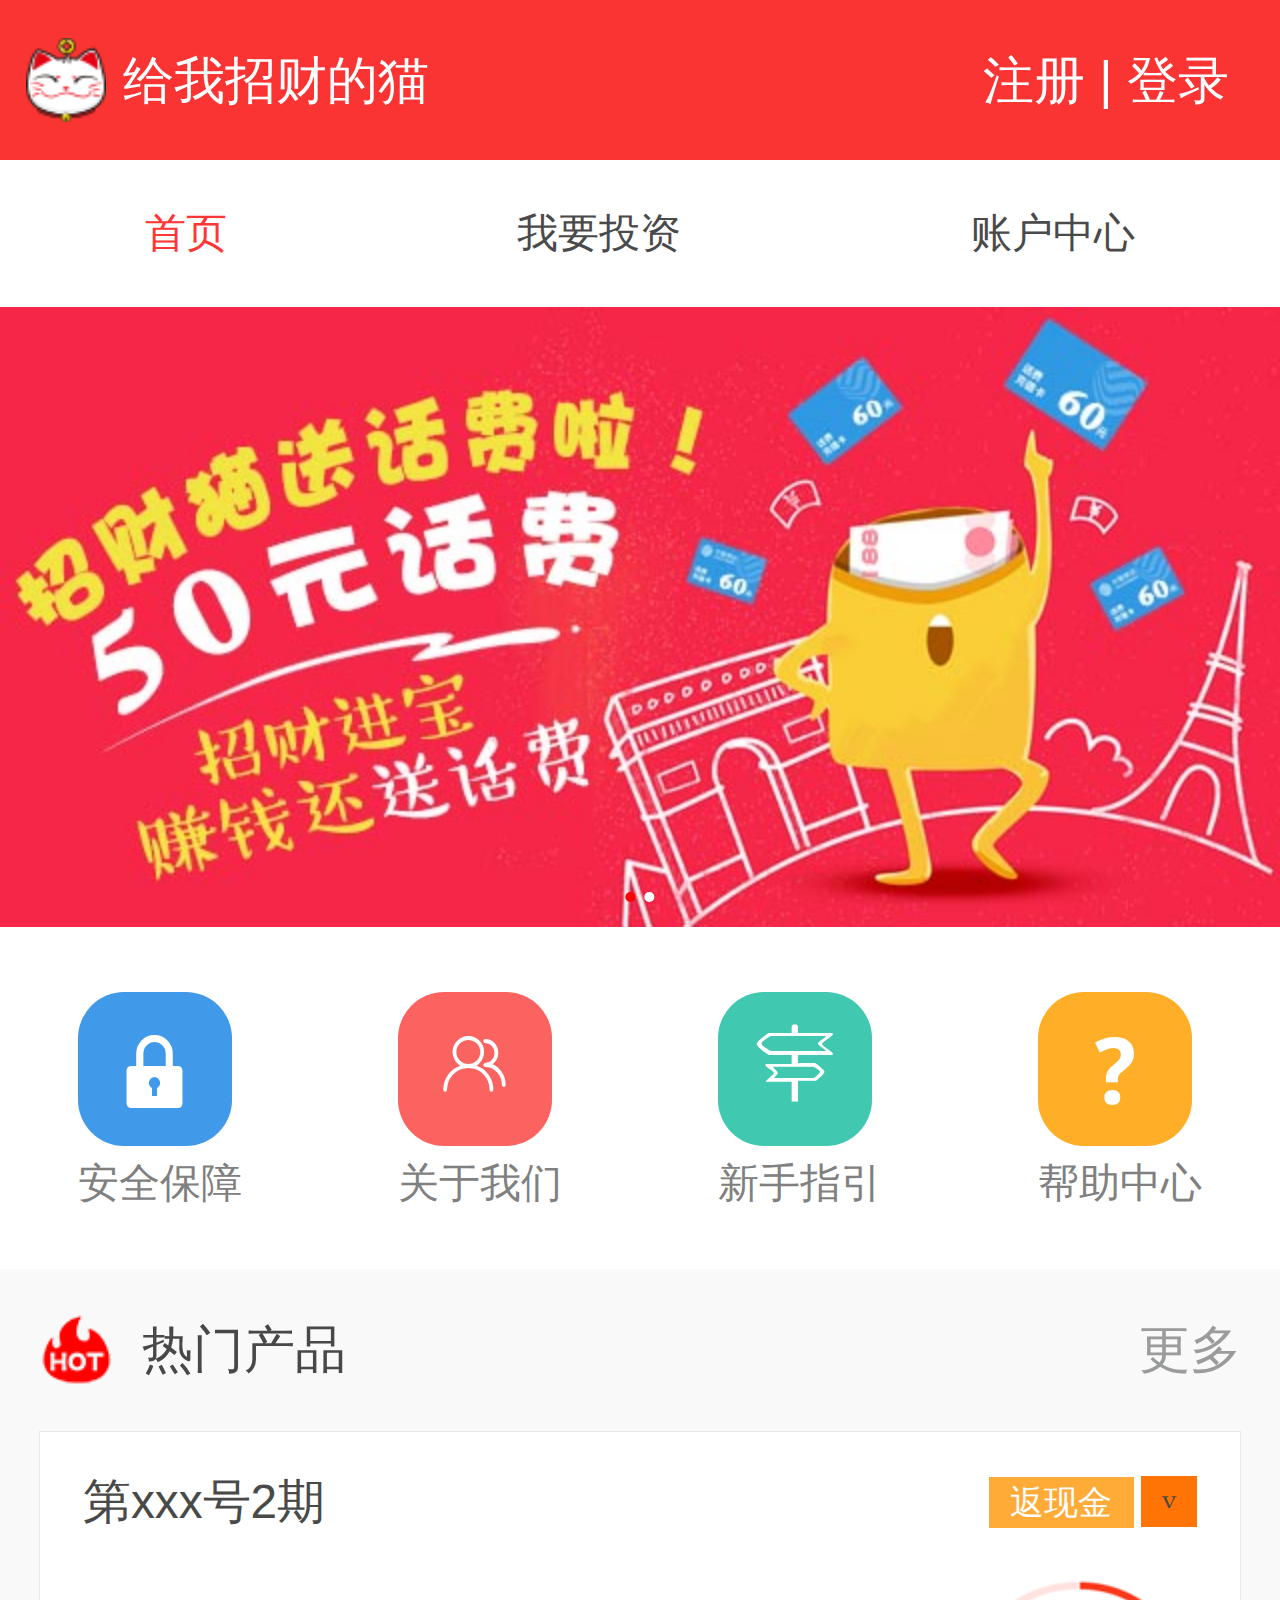
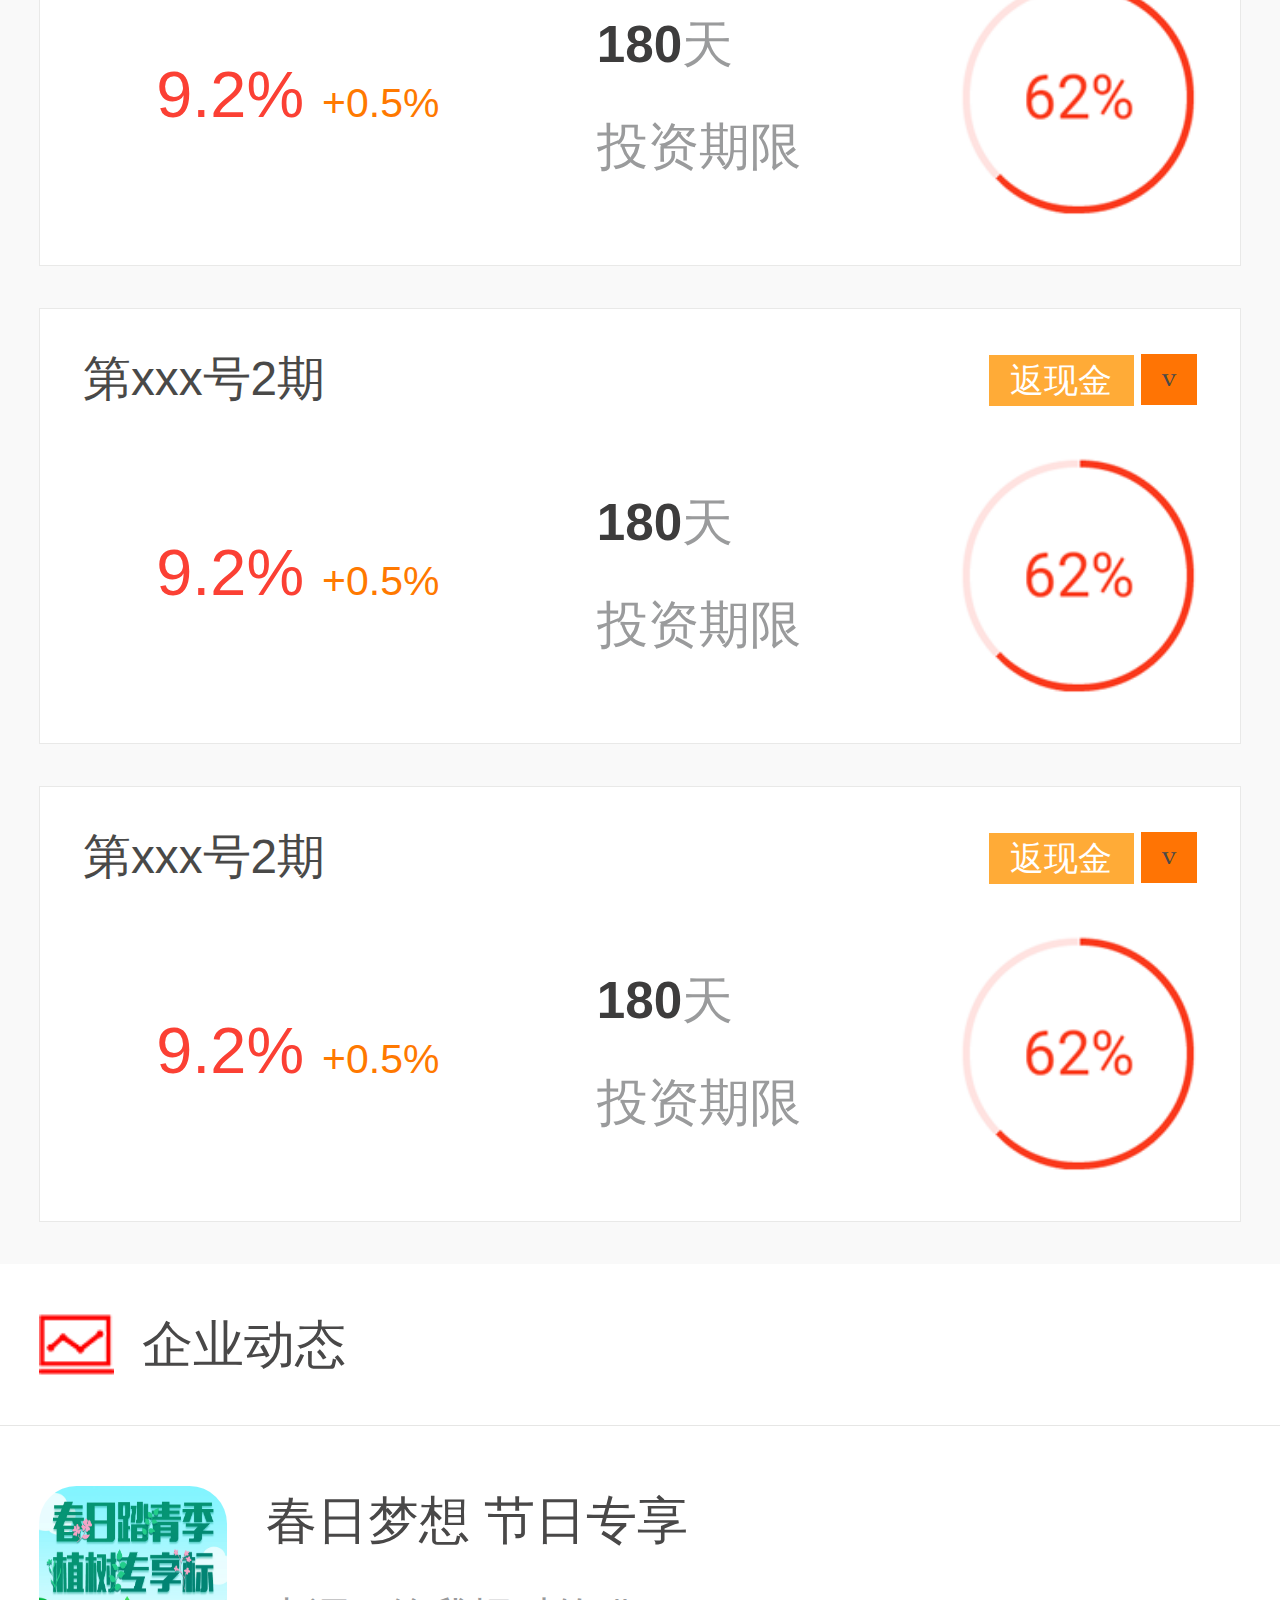
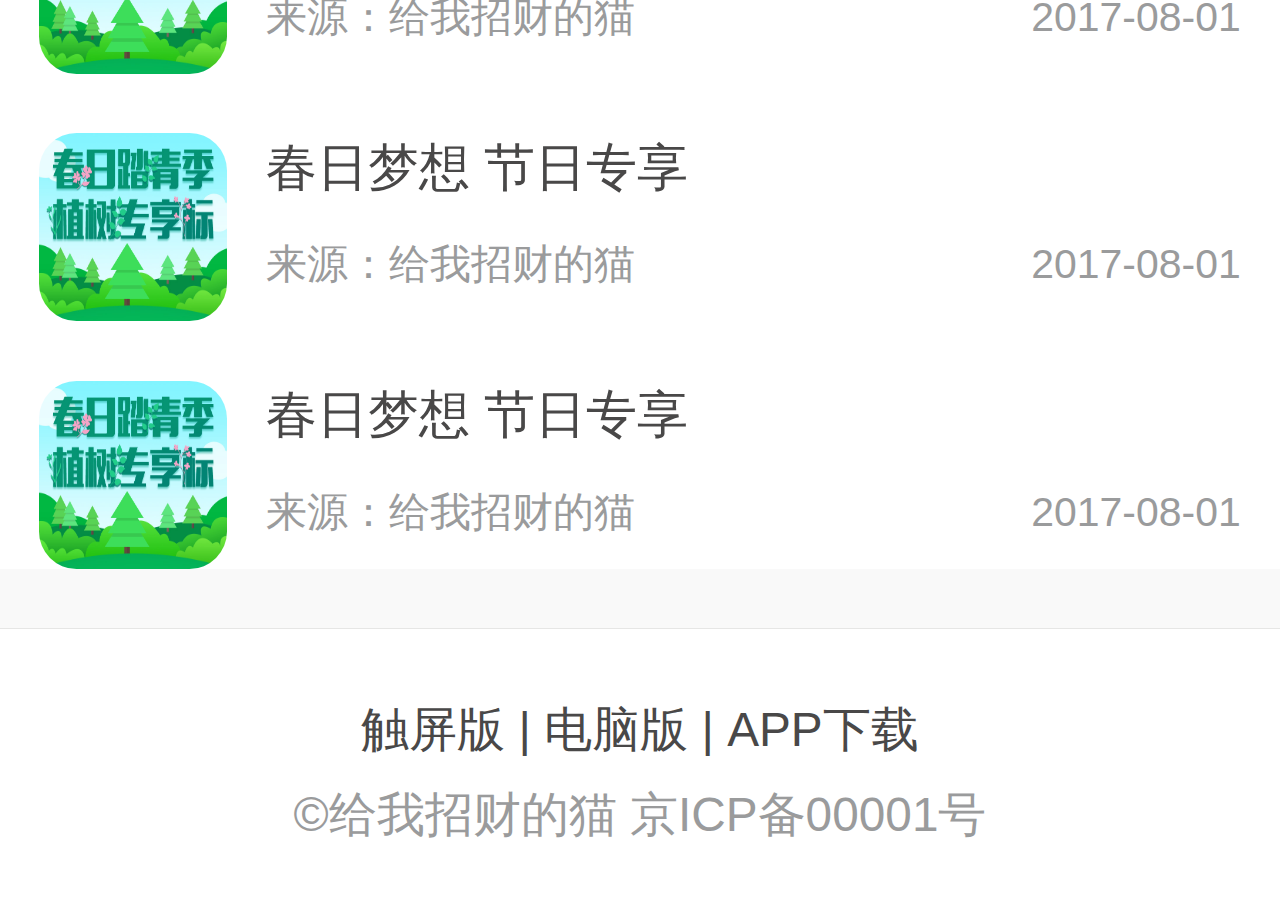
<file: index.html>
<!DOCTYPE html>
<html>
	<head>
		<meta charset="UTF-8">
		<meta name="viewport" content="width=device-width,initial-scale=1,minimum-scale=1,maximum-scale=1,user-scalable=no" />
		<title></title>
		<link rel="stylesheet" type="text/css" href="css/iconfont.css"/>
		<link rel="stylesheet" type="text/css" href="css/index.css"/>
		<script type="text/javascript">
			var fs=document.documentElement.clientWidth/750*100;
			document.querySelector('html').style.fontSize=fs+'px';
		</script>
	</head>
	<body>
		<header >
			<div class="logo">
				<a href="###">
					<img src="images/logo.png"/>
					<h1>给我招财的猫</h1>
				</a>
			</div>
			<div class="login">
				<a href="###">注册</a>
				|
				<a href="login.html">登录</a>
			</div>
		</header>
		<section class="topnav">
			<a href="index.html" class="current">首页</a>
			<a href="###">我要投资</a>
			<a href="###">账户中心</a>
		</section>
		<!--轮播图-->
		<div id='slider'  class='swipe'>
			<div class='swipe-wrap'>
				<div><img src="images/slider1.jpg"/></div>
				<div><img src="images/slider2.jpg"/></div>
				<!--<div><img src="images/slider3.jpg"/></div>-->
			</div>
			<div class="indirector">
		    	<span class="on"></span>
		    	<span class=""></span>
		    </div>
		</div>
		<!--用户导航-->
		<section class="usernav">
			<a href="###">
				<i class="iconfont icon-lock-fill"></i>
				<p>安全保障</p>
			</a>
			<a href="###">
				<i class="iconfont icon-jiaruwomen"></i>
				<p>关于我们</p>
			</a>
			<a href="###">
				<i class="iconfont icon-xinshouzhiyin"></i>
				<p>新手指引</p>
			</a>
			<a href="help.html">
				<i class="iconfont icon-wenti"></i>
				<p>帮助中心</p>
			</a>
		</section>
		<!--热门产品-->
		<section class="hotpro">
			<div class="title">
				<div>
					<img src="images/home_ico_09.png" class="hot"/>
					<h3>热门产品</h3>
				</div>
				<a href="###">更多</a>
			</div>
			<ul class="prolist">
				<li class="item">
					<a href="detail.html">
						<div class="itemtle">
							<h4>第xxx号2期</h4>
							<p><span>返现金</span><i class="iconfont icon-vip"></i></p>
						</div>
						<div class="itemyl">
							<div class="lv">
								9.2%
								<span>+0.5%</span>
							</div>
							<div class="date">
								<p class="day"><strong>180</strong>天</p>
								<p>投资期限</p>
							</div>
							<img src="images/data3.png" alt="" />
						</div>
					</a>
				</li>
				<li class="item">
					<div class="itemtle">
						<h4>第xxx号2期</h4>
						<p><span>返现金</span><i class="iconfont icon-vip"></i></p>
					</div>
					<div class="itemyl">
						<div class="lv">
							9.2%
							<span>+0.5%</span>
						</div>
						<div class="date">
							<p class="day"><strong>180</strong>天</p>
							<p>投资期限</p>
						</div>
						<img src="images/data3.png" alt="" />
					</div>
				</li>
				<li class="item">
					<div class="itemtle">
						<h4>第xxx号2期</h4>
						<p><span>返现金</span><i class="iconfont icon-vip"></i></p>
					</div>
					<div class="itemyl">
						<div class="lv">
							9.2%
							<span>+0.5%</span>
						</div>
						<div class="date">
							<p class="day"><strong>180</strong>天</p>
							<p>投资期限</p>
						</div>
						<img src="images/data3.png" alt="" />
					</div>
				</li>
			</ul>
		</section>
		<!--新闻动态-->
		<section class="new">
			<div class="title">
				<div>
					<img src="images/home_ico_10.png" class="hot"/>
					<h3>企业动态</h3>
				</div>
				<!--<a href="###">更多</a>-->
			</div>
			<ul class="newslist">
				<li class="item">
					<a href="###"><img src="images/new1.jpg" alt="" /></a>
					<div>
						<a href="###"><h4>春日梦想 节日专享</h4></a>
						<p>
							<span>来源：给我招财的猫</span>
							<time>2017-08-01</time>
						</p>
					</div>
				</li>
				<li class="item">
					<a href="###"><img src="images/new1.jpg" alt="" /></a>
					<div>
						<a href="###"><h4>春日梦想 节日专享</h4></a>
						<p>
							<span>来源：给我招财的猫</span>
							<time>2017-08-01</time>
						</p>
					</div>
				</li>
				<li class="item">
					<a href="###"><img src="images/new1.jpg" alt="" /></a>
					<div>
						<a href="###"><h4>春日梦想 节日专享</h4></a>
						<p>
							<span>来源：给我招财的猫</span>
							<time>2017-08-01</time>
						</p>
					</div>
				</li>
			</ul>
		</section>
		<footer>
			<p class="version">
				<a href="###">触屏版</a>
				|
				<a href="###">电脑版</a>
				|
				<a href="###">APP下载</a>
			</p>
			<p class="copyright">&copy;给我招财的猫 京ICP备00001号</p>
		</footer>
		<script type="text/javascript" src="js/zepto/zepto.js" ></script>
		<script type="text/javascript" src="js/swipe.js" ></script>
		<script type="text/javascript">
			window.mySwipe = new Swipe(document.getElementById('slider'), {
				 startSlide: 0,//第几张开始
				 speed: 400,//动画滚动速度
				 auto: 2000,//是否自动播放，0时不会自动播放
				 continuous: true,//无限循环
				 disableScroll: false,
				 stopPropagation: false,
				 callback: function(index, elem) {
				 	$('.indirector span').eq(index%2).addClass('on').siblings().removeClass('on');
//				 	console.log(index,elem);
				 },
				 transitionEnd: function(index, elem) {
//				 	console.log(index,elem);
				 }
			});
		</script>
	</body>
</html>
</file>
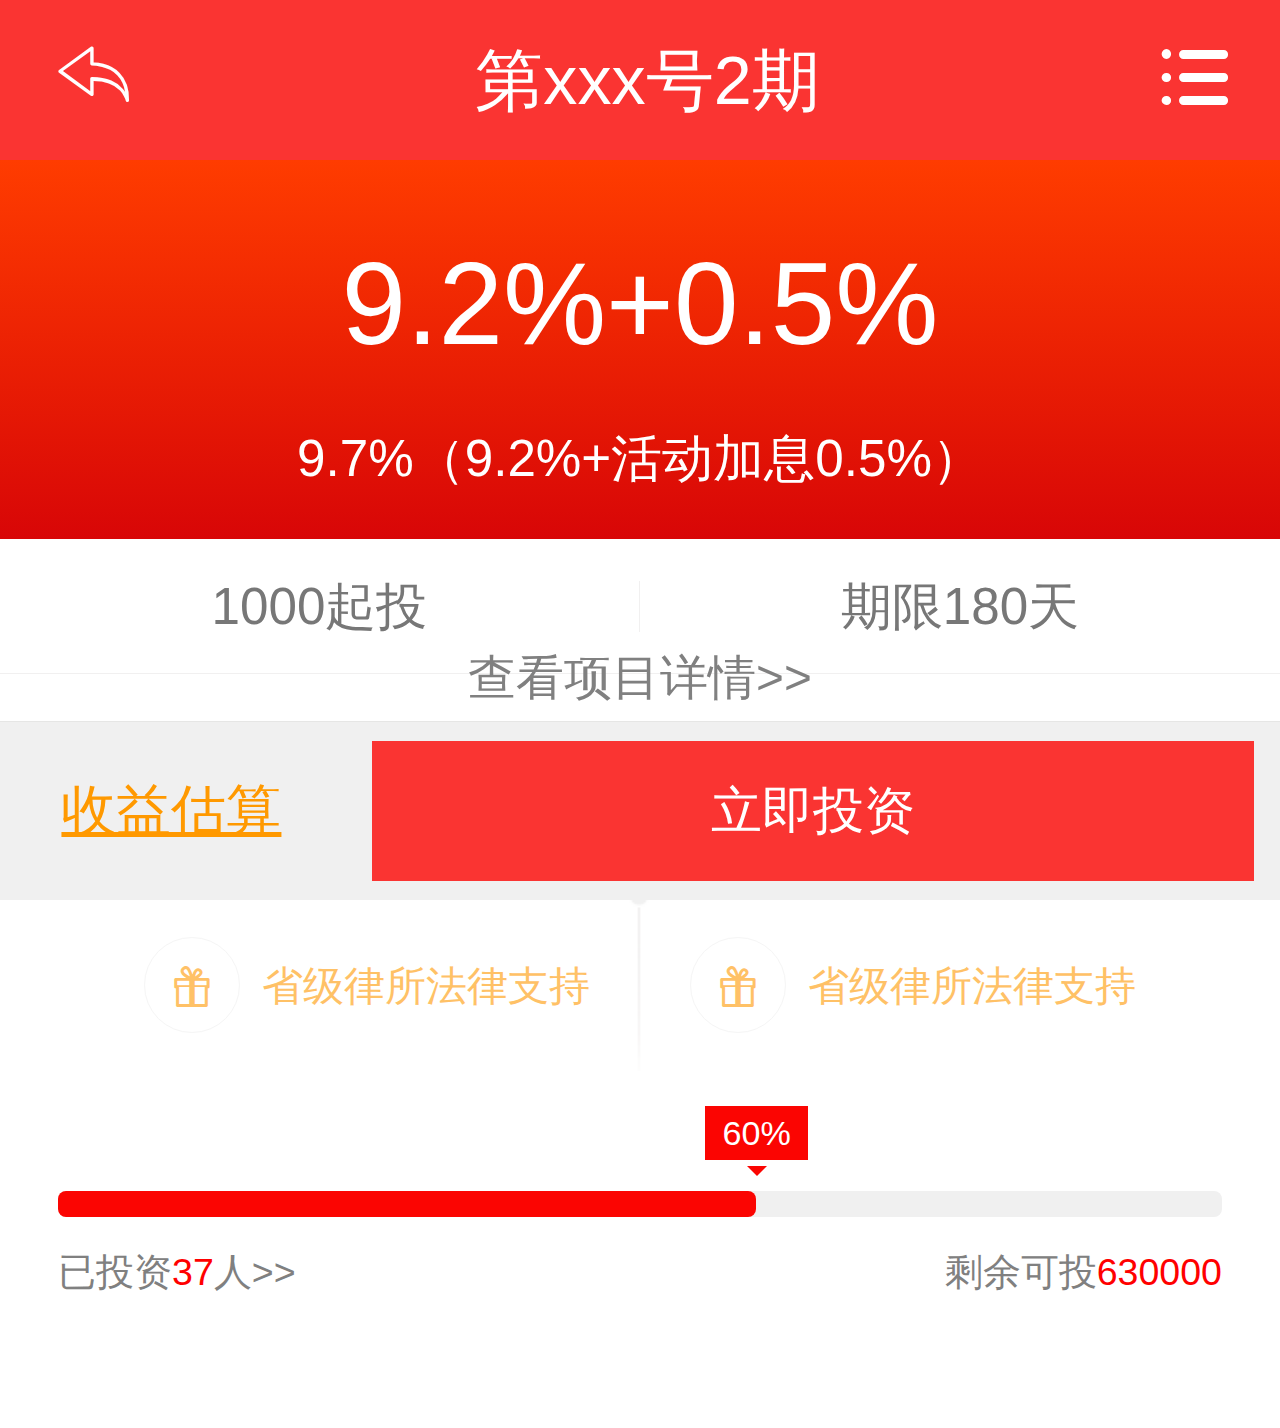
<file: detail.html>
<!DOCTYPE html>
<html>
	<head>
		<meta charset="UTF-8">
		<meta name="viewport" content="width=device-width,initial-scale=1,minimum-scale=1,maximum-scale=1,user-scalable=no" />
		<title></title>
		<link rel="stylesheet" type="text/css" href="css/iconfont.css"/>
		<link rel="stylesheet" type="text/css" href="css/detail.css"/>
		<script type="text/javascript">
			var fs=document.documentElement.clientWidth/750*100;
			document.querySelector('html').style.fontSize=fs+'px';
		</script>
	</head>
	<body>
		<header>
			<div class="hnav">
				<a href="javascript:window.history.back()"><i class="iconfont icon-fanhui"></i></a>
				<span>第xxx号2期</span>
				<i class="iconfont icon-caidan"></i>
			</div>
			
			<div id="menu" class="menu">
				<a href="index.html" class="item">
					<i class="iconfont icon-zhuye"></i>
					<span>主页</span>
				</a>
				<a href="###" class="item">
					<i class="iconfont icon-suo"></i>
					<span>安全保障</span>
				</a>
				<a href="###" class="item">
					<i class="iconfont icon-chongzhi"></i>
					<span>我要投资</span>
				</a>
				<a href="###" class="item">
					<i class="iconfont icon-wode"></i>
					<span>我的账号</span>
				</a>
			</div>
		</header>
		<div class="cover"></div>
		<section class="plan">
			<div class="lv">
				<p class="lx">9.2%+0.5%</p>
				<p class="desc">9.7%（9.2%+活动加息0.5%）</p>
			</div>
			<ul class="detaillv">
				<li>1000起投</li>
				<li>期限180天</li>
			</ul>
			<ul class="fadv">
				<li><i class="iconfont icon-liwu"></i>省级律所法律支持</li>
				<li><i class="iconfont icon-liwu"></i>省级律所法律支持</li>
				<li><i class="iconfont icon-liwu"></i>省级律所法律支持</li>
				<li><i class="iconfont icon-liwu"></i>省级律所法律支持</li>
			</ul>
			<section class="proccess">
				<div class="jdt">
					<div class="prowrap" data-proccess=60>
						<div class="probar"></div>
						<div class="pro-block">60%</div>
					</div>
				</div>
				<div class="monty">
					<p>已投资<span>37</span>人&gt;&gt;</p>
					<p>剩余可投<span>630000</span></p>
				</div>
			</section>
		</section>
			
		<footer class="now">
			<a href="###" class="gs">收益估算</a>
			<a href="###" class="tz">立即投资</a>
			<a href="###" class="detailc">查看项目详情&gt;&gt;</a>
		</footer>
		<script src="js/zepto/zepto.js" type="text/javascript" charset="utf-8"></script>
		<script src="js/zepto/event.js" type="text/javascript" charset="utf-8"></script>
		<script src="js/zepto/touch.js" type="text/javascript" charset="utf-8"></script>
		<script type="text/javascript">
			//导航
			$('.icon-caidan').on('tap',function(){
				if($('#menu').hasClass('on')){
					$('#menu,.cover').removeClass('on');
				}else{
					$('#menu,.cover').addClass('on');
				}
			})
			$('.cover').on('tap',function(){
				$('#menu,.cover').removeClass('on');
			})
			
			
			window.requestAnimFrame = (function(){
				  return  window.requestAnimationFrame       ||
				          window.webkitRequestAnimationFrame ||
				          window.mozRequestAnimationFrame    ||
				          function( callback ){
				            window.setTimeout(callback, 1000 / 60);
				          };
			})();
			
			window.cancelrequestAnimFrame = (function(){
				 return window.cancelAnimationFrame   ||
				        window.webkitCancelAnimationFrame ||
				        window.mozCancelAnimationFrame    ||
				        window.clearTimeout;
				          
			})();

			
			$(function(){
				var timerId;
				var curnum;
				var value=$('.prowrap').attr('data-proccess');
				var barWidth=$('.prowrap').width()*(value/100);
				var problock=$('.pro-block').width();
//				console.log(barWidth);
				$('.probar').css('width',barWidth);
				$('.pro-block').css('left',barWidth-problock/2);
				
				function addNumber(){
					barWidth=$('.prowrap').width();
					var probarw=$('.probar').width();
					curnum=(probarw/barWidth*100).toFixed(0);
					$('.pro-block').html(curnum+'%');
					
					timerId = requestAnimFrame(function(){
						addNumber();
					});
				}
				addNumber()
			})
		</script>
	</body>
</html>
</file>
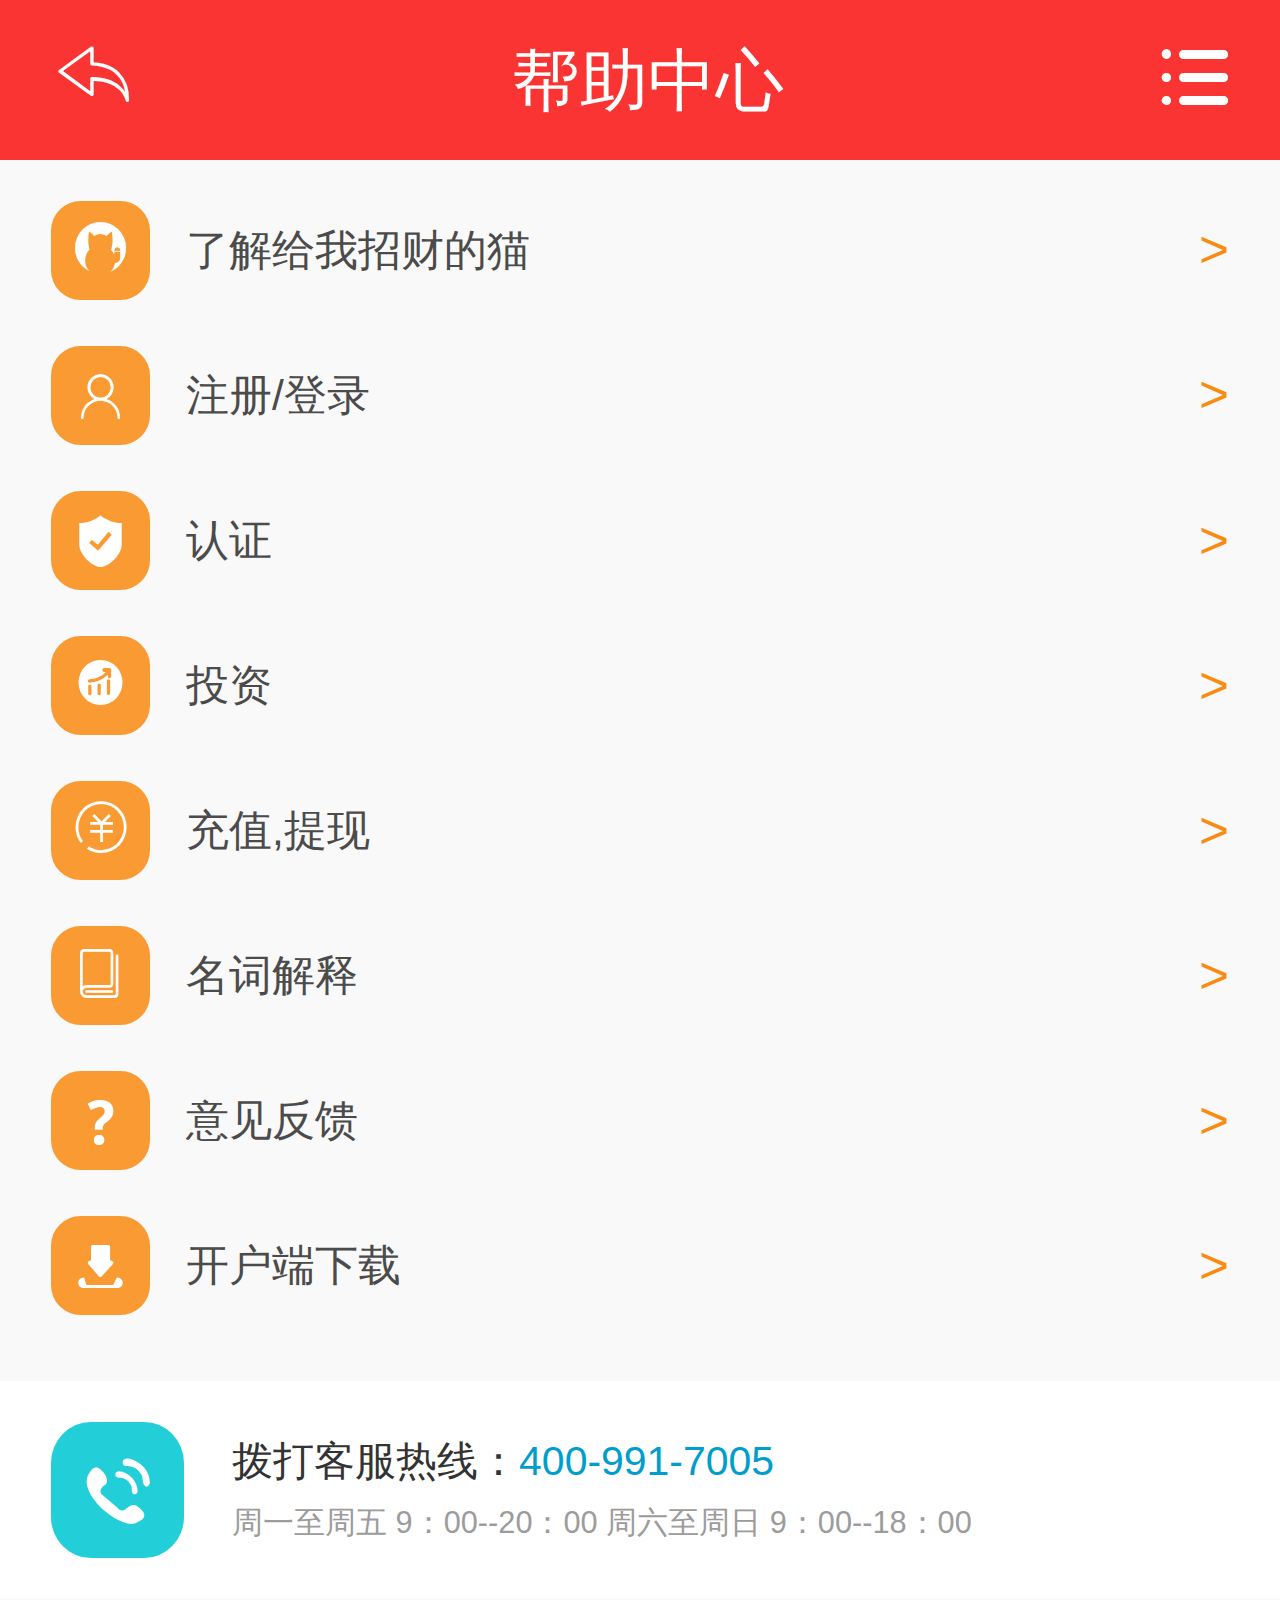
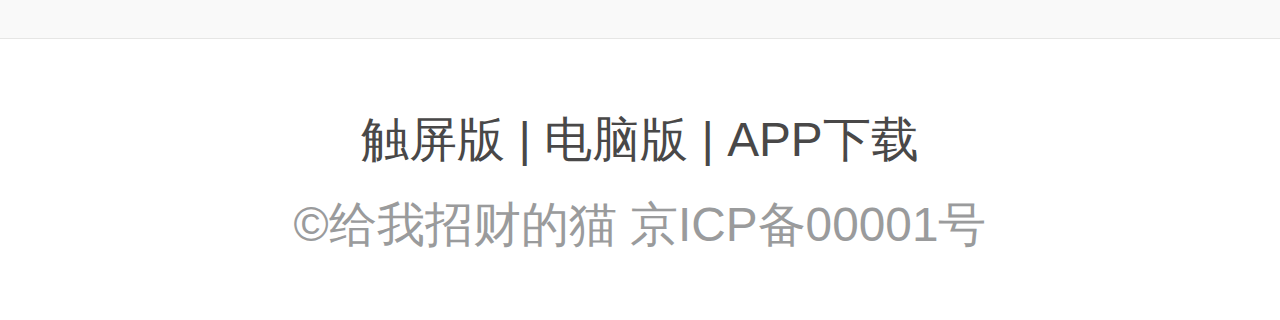
<file: help.html>
<!DOCTYPE html>
<html>
	<head>
		<meta charset="UTF-8">
		<meta name="viewport" content="width=device-width,initial-scale=1,minimum-scale=1,maximum-scale=1,user-scalable=no" />
		<title></title>
		<link rel="stylesheet" type="text/css" href="css/iconfont.css"/>
		<link rel="stylesheet" type="text/css" href="css/help.css"/>
		<script type="text/javascript">
			var fs=document.documentElement.clientWidth/750*100;
			document.querySelector('html').style.fontSize=fs+'px';
		</script>
	</head>
	<body>
		<header>
			<div class="hnav">
				<a href="javascript:window.history.back()"><i class="iconfont icon-fanhui"></i></a>
				<span>帮助中心</span>
				<i class="iconfont icon-caidan"></i>
			</div>
			
			<div id="menu" class="menu">
				<a href="index.html" class="item">
					<i class="iconfont icon-zhuye"></i>
					<span>主页</span>
				</a>
				<a href="###" class="item">
					<i class="iconfont icon-suo"></i>
					<span>安全保障</span>
				</a>
				<a href="###" class="item">
					<i class="iconfont icon-chongzhi"></i>
					<span>我要投资</span>
				</a>
				<a href="###" class="item">
					<i class="iconfont icon-wode"></i>
					<span>我的账号</span>
				</a>
			</div>
		</header>
		<div class="cover"></div>
		<section class="hlep">
			<ul>
				<li>
					<a href="###" class="hp">
						<p>
							<span class="icon"><i class="iconfont icon-zhengmian"></i></span>
							<span class="title">了解给我招财的猫</span>
						</p>
						<i class="gt">&gt;</i>
					</a>
				</li>
				<li>
					<a href="###" class="hp">
						<p>
							<span class="icon"><i class="iconfont icon-wode"></i></span>
							<span class="title">注册/登录</span>
						</p>
						<i class="gt">&gt;</i>
					</a>
				</li>
				<li>
					<a href="###" class="hp">
						<p>
							<span class="icon"><i class="iconfont icon-renzheng"></i></span>
							<span class="title">认证</span>
						</p>
						<i class="gt">&gt;</i>
					</a>
				</li>
				<li>
					<a href="###" class="hp">
						<p>
							<span class="icon"><i class="iconfont icon-touzi"></i></span>
							<span class="title">投资</span>
						</p>
						<i class="gt">&gt;</i>
					</a>
				</li>
				<li>
					<a href="###" class="hp">
						<p>
							<span class="icon"><i class="iconfont icon-chongzhi"></i></span>
							<span class="title">充值,提现</span>
						</p>
						<i class="gt">&gt;</i>
					</a>
				</li>
				<li>
					<a href="###" class="hp">
						<p>
							<span class="icon"><i class="iconfont icon-book"></i></span>
							<span class="title">名词解释</span>
						</p>
						<i class="gt">&gt;</i>
					</a>
				</li>
				<li>
					<a href="###" class="hp">
						<p>
							<span class="icon"><i class="iconfont icon-wenti"></i></span>
							<span class="title">意见反馈</span>
						</p>
						<i class="gt">&gt;</i>
					</a>
				</li>
				<li>
					<a href="###" class="hp">
						<p>
							<span class="icon"><i class="iconfont icon-iconziti10"></i></span>
							<span class="title">开户端下载</span>
						</p>
						<i class="gt">&gt;</i>
					</a>
				</li>
			</ul>
		</section>
		<section class="hotline">
			<span class="iconline"><i class="iconfont icon-dianhua"></i></span>
			<div class="time">
				<p class="phone">拨打客服热线：<span>400-991-7005</span></p>
				<p class="jobtime">周一至周五 9：00--20：00  周六至周日 9：00--18：00</p>
			</div>
		</section>
		<footer>
			<p class="version">
				<a href="###">触屏版</a>
				|
				<a href="###">电脑版</a>
				|
				<a href="###">APP下载</a>
			</p>
			<p class="copyright">&copy;给我招财的猫 京ICP备00001号</p>
		</footer>
		<script src="js/zepto/zepto.js" type="text/javascript" charset="utf-8"></script>
		<script src="js/zepto/event.js" type="text/javascript" charset="utf-8"></script>
		<script src="js/zepto/touch.js" type="text/javascript" charset="utf-8"></script>
		<script type="text/javascript">
			$('.icon-caidan').on('tap',function(){
				if($('#menu').hasClass('on')){
					$('#menu,.cover').removeClass('on');
				}else{
					$('#menu,.cover').addClass('on');
				}
			})
			$('.cover').on('tap',function(){
				$('#menu,.cover').removeClass('on');
			})
		</script>
	</body>
</html>
</file>
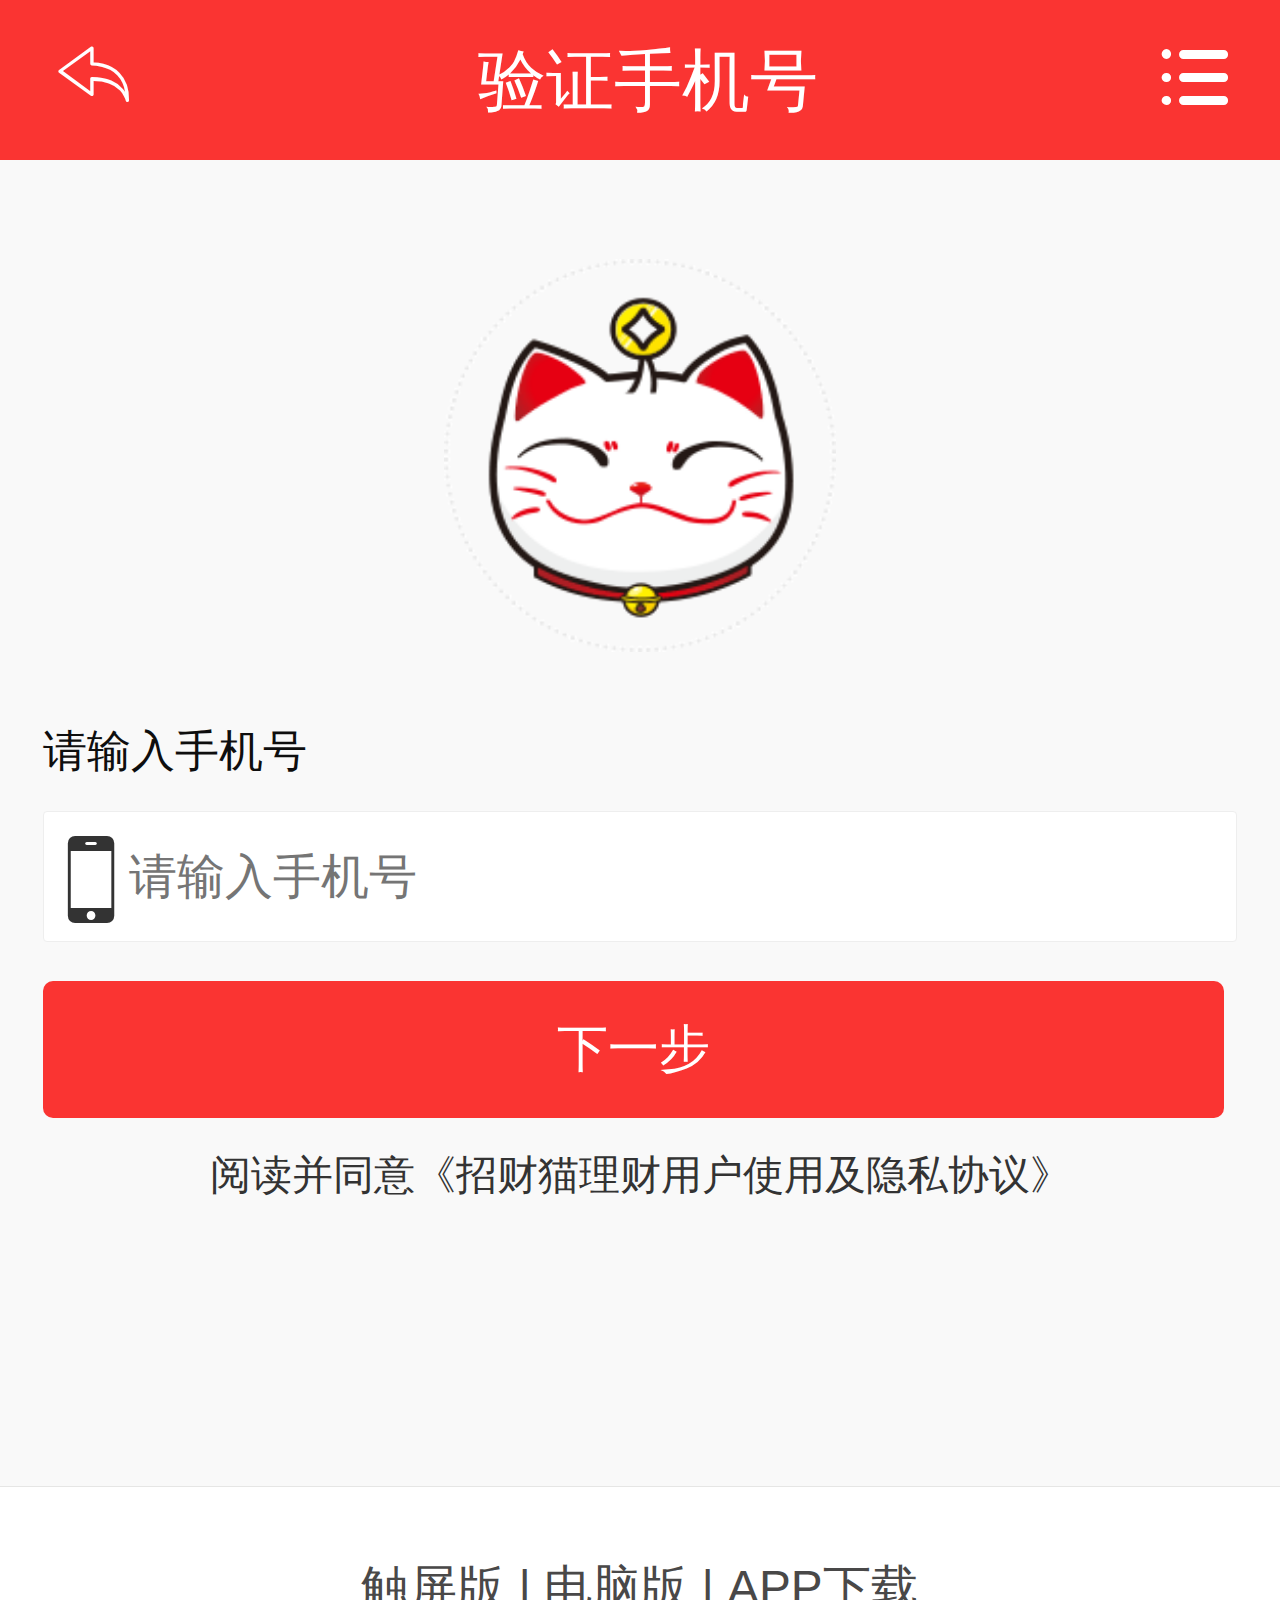
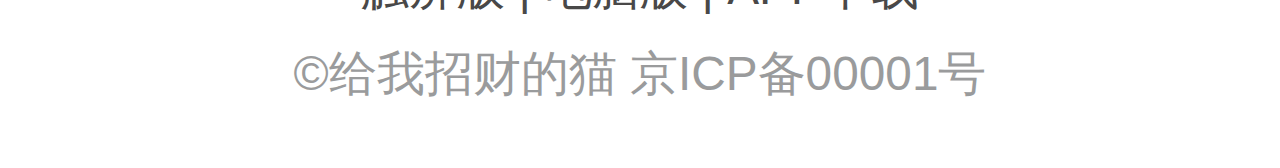
<file: login.html>
<!DOCTYPE html>
<html>
	<head>
		<meta charset="UTF-8">
		<meta name="viewport" content="width=device-width,initial-scale=1,minimum-scale=1,maximum-scale=1,user-scalable=no" />
		<title></title>
		<link rel="stylesheet" type="text/css" href="css/iconfont.css"/>
		<link rel="stylesheet" type="text/css" href="css/login.css"/>
		<script type="text/javascript">
			var fs=document.documentElement.clientWidth/750*100;
			document.querySelector('html').style.fontSize=fs+'px';
		</script>
	</head>
	<body>
		<header>
			<div class="hnav">
				<a href="javascript:window.history.back()"><i class="iconfont icon-fanhui"></i></a>
				<span>验证手机号</span>
				<i class="iconfont icon-caidan"></i>
			</div>
			
			<div id="menu" class="menu">
				<a href="index.html" class="item">
					<i class="iconfont icon-zhuye"></i>
					<span>主页</span>
				</a>
				<a href="###" class="item">
					<i class="iconfont icon-suo"></i>
					<span>安全保障</span>
				</a>
				<a href="###" class="item">
					<i class="iconfont icon-chongzhi"></i>
					<span>我要投资</span>
				</a>
				<a href="###" class="item">
					<i class="iconfont icon-wode"></i>
					<span>我的账号</span>
				</a>
			</div>
		</header>
		<div class="cover"></div>
		<section class="loginbox">
			<img src="images/login_img.png"/>
			<form action="" class="form">
				<div class="group phoneg">
					<label for="phone">请输入手机号</label>
					<input type="text" name="phone" id="phone" class="phone"  placeholder="请输入手机号" />
					<i class="iconfont icon-shouji"></i>
				</div>
				<div class="group">
					<input type="submit" class="submit" id="submit" cl value="下一步" />
				</div>
				<p class="protocol">
					阅读并同意《招财猫理财用户使用及隐私协议》
				</p>
			</form>
		</section>
		<footer>
			<p class="version">
				<a href="###">触屏版</a>
				|
				<a href="###">电脑版</a>
				|
				<a href="###">APP下载</a>
			</p>
			<p class="copyright">&copy;给我招财的猫 京ICP备00001号</p>
		</footer>
		<script src="js/zepto/zepto.js" type="text/javascript" charset="utf-8"></script>
		<script src="js/zepto/event.js" type="text/javascript" charset="utf-8"></script>
		<script src="js/zepto/touch.js" type="text/javascript" charset="utf-8"></script>
		<script type="text/javascript">
			//导航
			$('.icon-caidan').on('tap',function(){
				if($('#menu').hasClass('on')){
					$('#menu,.cover').removeClass('on');
				}else{
					$('#menu,.cover').addClass('on');
				}
			})
			$('.cover').on('tap',function(){
				$('#menu,.cover').removeClass('on');
			})
			//登录
			$('#phone').on('focus',function(){
				$(this).attr('placeholder','手机号是您的登录账号')
			});
			$('#phone').on('blur',function(){
				if($(this).attr('placeholder')=='手机号是您的登录账号'){
					$(this).attr('placeholder','请输入手机号')
				}
			});
		</script>
	</body>
</html>
</file>
<file: css/iconfont.css>
@font-face {font-family: "iconfont";
  src: url('../fonts/iconfont.eot?t=1494812464862'); /* IE9*/
  src: url('../fonts/iconfont.eot?t=1494812464862#iefix') format('embedded-opentype'), /* IE6-IE8 */
  url('../fonts/iconfont.woff?t=1494812464862') format('woff'), /* chrome, firefox */
  url('../fonts/iconfont.ttf?t=1494812464862') format('truetype'), /* chrome, firefox, opera, Safari, Android, iOS 4.2+*/
  url('../fonts/iconfont.svg?t=1494812464862#iconfont') format('svg'); /* iOS 4.1- */
}

.iconfont {
  font-family:"iconfont" !important;
  font-size:16px;
  font-style:normal;
  -webkit-font-smoothing: antialiased;
  -moz-osx-font-smoothing: grayscale;
}

.icon-zhuye:before { content: "\3478"; }

.icon-vip:before { content: "\3434"; }

.icon-fanhui:before { content: "\f000c"; }

.icon-chongzhi:before { content: "\f029c"; }

.icon-wenti:before { content: "\f00bd"; }

.icon-shouji:before { content: "\e625"; }

.icon-tubiao3:before { content: "\e6e3"; }

.icon-caidan:before { content: "\e6dc"; }

.icon-iconfontzhuce:before { content: "\e639"; }

.icon-home:before { content: "\e6b8"; }

.icon-iconziti10:before { content: "\e613"; }

.icon-faxian:before { content: "\e623"; }

.icon-suo:before { content: "\e681"; }

.icon-shouji1:before { content: "\e795"; }

.icon-dianhua:before { content: "\e621"; }

.icon-icon02:before { content: "\e604"; }

.icon-liwu:before { content: "\e647"; }

.icon-shangjia:before { content: "\e65a"; }

.icon-chazhao:before { content: "\e65c"; }

.icon-jiarugouwuche:before { content: "\e640"; }

.icon-faxian1:before { content: "\e608"; }

.icon-re:before { content: "\e61d"; }

.icon-renzheng:before { content: "\e646"; }

.icon-gouwuche:before { content: "\e6ff"; }

.icon-saomiao:before { content: "\e669"; }

.icon-vip1:before { content: "\e680"; }

.icon-book:before { content: "\e60d"; }

.icon-xin:before { content: "\e60e"; }

.icon-xiaoxi:before { content: "\e628"; }

.icon-order:before { content: "\e614"; }

.icon-lock-fill:before { content: "\e615"; }

.icon-wode:before { content: "\e60f"; }

.icon-xiuli0:before { content: "\e776"; }

.icon-qidong:before { content: "\e66e"; }

.icon-touzi:before { content: "\e643"; }

.icon-huiyuan:before { content: "\e62f"; }

.icon-552cc60056679:before { content: "\e619"; }

.icon-qiandao:before { content: "\e977"; }

.icon-zhengmian:before { content: "\e601"; }

.icon-shouhuo:before { content: "\f000f"; }

.icon-iconset0204:before { content: "\e667"; }

.icon-gengduo:before { content: "\e627"; }

.icon-qianbao:before { content: "\e6e2"; }

.icon-wenhao:before { content: "\e62a"; }

.icon-shouye:before { content: "\e605"; }

.icon-pay:before { content: "\e622"; }

.icon-icon:before { content: "\e600"; }

.icon-artboard13:before { content: "\e7e0"; }

.icon-zhiyin:before { content: "\e651"; }

.icon-buoumaotubiao45:before { content: "\e629"; }

.icon-icon4:before { content: "\e60a"; }

.icon-jiaruwomen:before { content: "\e735"; }

.icon-weibiaoti--:before { content: "\e803"; }

.icon-mao:before { content: "\e5fb"; }

.icon-xinshouzhiyin:before { content: "\e648"; }

.icon-start:before { content: "\e66b"; }

.icon-dianhuaqia:before { content: "\e77c"; }

.icon-women:before { content: "\e606"; }
</file>
<file: css/index.css>
.clear:after {
  content: '';
  display: block;
  clear: both;
}
.fl {
  float: left;
}
.fr {
  float: right;
}
.vc {
  position: absolute;
  top: 50%;
  transform: translateY(-50%);
}
.hc {
  position: absolute;
  left: 50%;
  transform: translateX(-50%);
}
.h {
  color: #F40;
}
html,
body,
ul,
li,
ol,
dl,
dd,
dt,
p,
h1,
h2,
h3,
h4,
h5,
h6,
form,
fieldset,
legend,
img,
div,
input,
button,
section,
header,
footer {
  margin: 0;
  padding: 0;
  box-sizing: border-box;
}
fieldset,
img {
  border: none;
}
img {
  display: block;
}
h1,
h2,
h3,
h4,
h5,
h6 {
  font-weight: normal;
}
address,
caption,
cite,
code,
dfn,
th,
var {
  font-style: normal;
  font-weight: normal;
}
ul,
ol {
  list-style: none;
}
input {
  padding-top: 0;
  padding-bottom: 0;
  font-family: "SimSun", "宋体";
}
input::-moz-focus-inner {
  border: none;
  padding: 0;
}
select,
input {
  vertical-align: middle;
}
select,
input,
textarea {
  font-size: 12px;
  margin: 0;
}
input[type="text"],
input[type="password"],
textarea {
  outline-style: none;
  -webkit-appearance: none;
}
textarea {
  resize: none;
}
input,
textarea {
  background: none;
  border: none;
}
table {
  border-collapse: collapse;
}
body {
  color: #333;
  font: 12px/1 "微软雅黑", "Arial Narrow", HELVETICA;
  background: #fff;
}
a {
  text-decoration: none;
}
a:hover,
a:active,
a:focus {
  text-decoration: none;
}
body {
  background-color: #f9f9f9;
}
header {
  position: relative;
  background-color: #fa3432;
  z-index: 10;
}
header .hnav {
  height: 0.94rem;
  display: flex;
  align-items: center;
  justify-content: space-between;
  color: #FFF;
  padding: 0 0.3rem;
  font-size: 0.4rem;
}
header .hnav .iconfont {
  font-size: 0.4rem;
  color: #FFF;
}
header .hnav .icon-fanhui {
  font-size: 0.5rem;
}
header .menu {
  position: absolute;
  width: 100%;
  top: 0.94rem;
  background-color: #FFF;
  display: none;
  align-items: center;
  justify-content: space-between;
  padding: 0.2rem 0;
}
header .menu .item {
  height: 0.8rem;
  width: 25%;
  border-left: 1px solid #fa3432;
}
header .menu .item:nth-child(1) {
  border-left: none;
}
header .menu .item .iconfont {
  color: #fa3432;
  display: block;
  margin: 0 auto;
  width: 0.34rem;
  height: 0.34rem;
  font-size: 0.34rem;
}
header .menu .item span {
  display: block;
  color: #fa3432;
  text-align: center;
  font-size: 0.24rem;
  line-height: 0.46rem;
}
.cover {
  display: none;
  width: 100%;
  height: 100%;
  position: fixed;
  top: 0;
  left: 0;
  bottom: 0;
  background-color: rgba(0, 0, 0, 0.5);
  z-index: 5;
}
.menu.on {
  display: flex;
}
.cover.on {
  display: block;
}
footer {
  padding-top: 0.45rem;
  background-color: #FFF;
  border-top: 1px solid #e6e6e5;
  height: 1.65rem;
}
footer .version {
  text-align: center;
  font-size: 0.28rem;
  color: #494848;
}
footer .version a {
  color: #494848;
}
footer .copyright {
  font-size: 0.28rem;
  color: #9A9B9C;
  text-align: center;
  margin-top: 0.22rem;
}
header {
  height: 0.94rem;
  background-color: #fa3432;
  font-size: 0.3rem;
  display: flex;
  align-items: center;
  justify-content: space-between;
  color: #FFF;
  padding-left: 0.15rem;
  padding-right: 0.3rem;
}
header a {
  color: #FFF;
}
header .logo a {
  display: flex;
  align-items: center;
}
header .logo a img {
  margin-right: 0.1rem;
  width: 0.47rem;
  height: 0.49rem;
}
header .logo a h1 {
  font-size: 0.3rem;
}
.topnav {
  height: 0.86rem;
  font-size: 0.24rem;
  display: flex;
  background-color: #FFF;
  align-items: center;
  justify-content: space-around;
}
.topnav a {
  color: #4b4a4a;
}
.topnav a.current {
  color: #ff3636;
}
.swipe {
  overflow: hidden;
  visibility: hidden;
  position: relative;
}
.swipe .swipe-wrap {
  overflow: hidden;
  position: relative;
}
.swipe .swipe-wrap > div {
  float: left;
  width: 100%;
  position: relative;
}
.swipe .swipe-wrap > div img {
  width: 100%;
}
.swipe .indirector {
  position: absolute;
  bottom: 20px;
  left: 50%;
  transform: translateX(-50%);
}
.swipe .indirector span {
  display: inline-block;
  margin: 3px;
  width: 10px;
  height: 10px;
  border-radius: 50%;
  background-color: #fff;
}
.swipe .indirector span.on {
  background-color: red;
}
.usernav {
  display: flex;
  align-items: center;
  background-color: #FFF;
  height: 2rem;
  justify-content: space-around;
}
.usernav .iconfont {
  width: 0.9rem;
  height: 0.9rem;
  line-height: 0.9rem;
  font-size: 0.45rem;
  display: block;
  text-align: center;
  border-radius: 30%;
  color: #FFF;
}
.usernav .icon-lock-fill {
  background-color: #4099e9;
}
.usernav .icon-jiaruwomen {
  background-color: #fb6361;
}
.usernav .icon-xinshouzhiyin {
  background-color: #40c8b0;
}
.usernav .icon-wenti {
  background-color: #ffae28;
}
.usernav p {
  color: #808080;
  text-align: center;
  padding-top: 0.1rem;
  font-size: 0.24rem;
}
.hotpro .title,
.new .title {
  display: flex;
  align-items: center;
  justify-content: space-between;
  color: #494848;
  height: 0.95rem;
  font-size: 0.3rem;
}
.hotpro .title div,
.new .title div {
  display: flex;
  align-items: center;
}
.hotpro .title .hot,
.new .title .hot {
  width: 0.44rem;
  height: 0.44rem;
  margin-right: 0.16rem;
}
.hotpro .title h3,
.new .title h3 {
  font-size: 0.3rem;
}
.hotpro {
  padding: 0 0.23rem;
}
.hotpro .title a {
  color: #9a9b9c;
}
.hotpro .item {
  height: 2.55rem;
  padding: 0.25rem;
  border: 1px solid #e9e9e8;
  background-color: #FFF;
  margin-bottom: 0.25rem;
}
.hotpro .item .itemtle {
  display: flex;
  align-items: center;
  justify-content: space-between;
  font-size: 0.28rem;
  color: #494948;
  margin-bottom: 0.28rem;
}
.hotpro .item .itemtle span {
  display: inline-block;
  width: 0.85rem;
  height: 0.3rem;
  color: #FFF;
  background-color: #ffab37;
  font-size: 0.2rem;
  text-align: center;
  line-height: 0.3rem;
}
.hotpro .item .itemtle .icon-vip {
  display: inline-block;
  width: 0.33rem;
  height: 0.3rem;
  vertical-align: middle;
  text-align: center;
  line-height: 0.3rem;
  background-color: #ff7404;
  margin-left: 0.04rem;
}
.hotpro .item .itemyl {
  display: flex;
  align-items: center;
  justify-content: space-between;
}
.hotpro .item .itemyl .lv {
  margin-left: 0.43rem;
  color: #fb4034;
  font-size: 0.38rem;
}
.hotpro .item .itemyl .lv span {
  color: #ff7900;
  font-size: 0.24rem;
}
.hotpro .item .itemyl .date {
  font-size: 0.3rem;
  line-height: 0.3rem;
  color: #9a9b9c;
}
.hotpro .item .itemyl .date strong {
  color: #3d3c3c;
}
.hotpro .item .itemyl .date .day {
  margin-bottom: 0.3rem;
}
.hotpro .item .itemyl img {
  width: 1.4rem;
  height: 1.4rem;
}
.new {
  background-color: #FFF;
  margin-bottom: 0.25rem;
}
.new .title {
  padding: 0 0.23rem;
  border-bottom: 1px solid #e6e6e5;
}
.new .newslist {
  padding-top: 0.35rem;
}
.new .item {
  display: flex;
  margin-bottom: 0.35rem;
  padding: 0 0.23rem;
}
.new .item img {
  width: 1.1rem;
  height: 1.1rem;
  border-radius: 20%;
  margin-right: 0.23rem;
}
.new .item div {
  flex: 1 1 auto;
}
.new .item h4 {
  font-size: 0.3rem;
  color: #494848;
  margin-bottom: 0.3rem;
  padding-top: 0.05rem;
}
.new .item p {
  font-size: 0.24rem;
  color: #9a9b9c;
  display: flex;
  justify-content: space-between;
}
</file>
<file: css/detail.css>
.clear:after {
  content: '';
  display: block;
  clear: both;
}
.fl {
  float: left;
}
.fr {
  float: right;
}
.vc {
  position: absolute;
  top: 50%;
  transform: translateY(-50%);
}
.hc {
  position: absolute;
  left: 50%;
  transform: translateX(-50%);
}
.h {
  color: #F40;
}
html,
body,
ul,
li,
ol,
dl,
dd,
dt,
p,
h1,
h2,
h3,
h4,
h5,
h6,
form,
fieldset,
legend,
img,
div,
input,
button,
section,
header,
footer {
  margin: 0;
  padding: 0;
  box-sizing: border-box;
}
fieldset,
img {
  border: none;
}
img {
  display: block;
}
h1,
h2,
h3,
h4,
h5,
h6 {
  font-weight: normal;
}
address,
caption,
cite,
code,
dfn,
th,
var {
  font-style: normal;
  font-weight: normal;
}
ul,
ol {
  list-style: none;
}
input {
  padding-top: 0;
  padding-bottom: 0;
  font-family: "SimSun", "宋体";
}
input::-moz-focus-inner {
  border: none;
  padding: 0;
}
select,
input {
  vertical-align: middle;
}
select,
input,
textarea {
  font-size: 12px;
  margin: 0;
}
input[type="text"],
input[type="password"],
textarea {
  outline-style: none;
  -webkit-appearance: none;
}
textarea {
  resize: none;
}
input,
textarea {
  background: none;
  border: none;
}
table {
  border-collapse: collapse;
}
body {
  color: #333;
  font: 12px/1 "微软雅黑", "Arial Narrow", HELVETICA;
  background: #fff;
}
a {
  text-decoration: none;
}
a:hover,
a:active,
a:focus {
  text-decoration: none;
}
body {
  background-color: #f9f9f9;
}
header {
  position: relative;
  background-color: #fa3432;
  z-index: 10;
}
header .hnav {
  height: 0.94rem;
  display: flex;
  align-items: center;
  justify-content: space-between;
  color: #FFF;
  padding: 0 0.3rem;
  font-size: 0.4rem;
}
header .hnav .iconfont {
  font-size: 0.4rem;
  color: #FFF;
}
header .hnav .icon-fanhui {
  font-size: 0.5rem;
}
header .menu {
  position: absolute;
  width: 100%;
  top: 0.94rem;
  background-color: #FFF;
  display: none;
  align-items: center;
  justify-content: space-between;
  padding: 0.2rem 0;
}
header .menu .item {
  height: 0.8rem;
  width: 25%;
  border-left: 1px solid #fa3432;
}
header .menu .item:nth-child(1) {
  border-left: none;
}
header .menu .item .iconfont {
  color: #fa3432;
  display: block;
  margin: 0 auto;
  width: 0.34rem;
  height: 0.34rem;
  font-size: 0.34rem;
}
header .menu .item span {
  display: block;
  color: #fa3432;
  text-align: center;
  font-size: 0.24rem;
  line-height: 0.46rem;
}
.cover {
  display: none;
  width: 100%;
  height: 100%;
  position: fixed;
  top: 0;
  left: 0;
  bottom: 0;
  background-color: rgba(0, 0, 0, 0.5);
  z-index: 5;
}
.menu.on {
  display: flex;
}
.cover.on {
  display: block;
}
footer {
  padding-top: 0.45rem;
  background-color: #FFF;
  border-top: 1px solid #e6e6e5;
  height: 1.65rem;
}
footer .version {
  text-align: center;
  font-size: 0.28rem;
  color: #494848;
}
footer .version a {
  color: #494848;
}
footer .copyright {
  font-size: 0.28rem;
  color: #9A9B9C;
  text-align: center;
  margin-top: 0.22rem;
}
.plan {
  background-color: #FFF;
  padding-bottom: 0.4rem;
}
.lv {
  height: 2.22rem;
  background: #d80607;
  background: linear-gradient(to bottom, #ff3c00, #d80607);
}
.lv p {
  text-align: center;
  color: #FFF;
}
.lv .lx {
  font-size: 0.68rem;
  padding-top: 0.5rem;
}
.lv .desc {
  font-size: 0.3rem;
  margin-top: 0.42rem;
}
.detaillv {
  height: 0.79rem;
  border-bottom: 1px solid #f1f0f0;
  display: flex;
  align-items: center;
  justify-content: space-between;
}
.detaillv li {
  width: 50%;
  text-align: center;
  font-size: 0.3rem;
  color: #777;
}
.detaillv li:nth-child(1) {
  border-right: 1px solid #f1f0f0;
}
.fadv {
  padding: 0 0.55rem;
  height: 2.03rem;
  margin-top: 0.3rem;
  background: url(../images/detail_icon_bg.png) no-repeat;
  background-size: 100% 100%;
  display: flex;
  align-items: center;
  flex-wrap: wrap;
  justify-content: space-around;
}
.fadv li {
  width: 50%;
  text-align: center;
  font-size: 0.24rem;
  color: #ffc166;
}
.fadv li .iconfont {
  width: 0.55rem;
  height: 0.55rem;
  line-height: 0.55rem;
  text-align: center;
  font-size: 0.28rem;
  display: inline-block;
  border-radius: 50%;
  border: 1px solid #f5f5f5;
  margin-right: 0.13rem;
}
.proccess {
  width: 6.82rem;
  margin: 0 auto;
  margin-top: 0.7rem;
}
.proccess .jdt {
  position: relative;
  height: 0.15rem;
  background-color: #f0f0f0;
  border-radius: 8px;
}
.proccess .jdt .probar {
  position: absolute;
  width: 0px;
  height: 0.15rem;
  background-color: #fb0502;
  border-radius: 8px;
  transition: width 3s ease-in-out;
}
.proccess .jdt .pro-block {
  position: absolute;
  width: 0.6rem;
  height: 0.32rem;
  line-height: 0.32rem;
  left: -0.3rem;
  top: -0.5rem;
  font-size: 0.2rem;
  padding: 0 0.05rem;
  color: #FFF;
  text-align: center;
  background-color: #fb0502;
  transition: left 3s ease-in-out;
}
.proccess .jdt .pro-block:after {
  content: '';
  display: block;
  border-style: solid dashed dashed dashed;
  border-color: #fb0502 transparent transparent transparent;
  border-width: 10px;
  width: 0;
  height: 0;
  overflow: hidden;
  margin-top: 0.03rem;
  position: absolute;
  left: 50%;
  transform: translateX(-50%);
}
.proccess .monty {
  display: flex;
  align-items: center;
  justify-content: space-between;
  color: #808080;
  font-size: 0.22rem;
  margin-top: 0.22rem;
  padding-bottom: 0.4rem;
}
.proccess .monty span {
  color: #FF0000;
}
footer {
  padding: 0;
}
.now {
  position: fixed;
  bottom: 0;
  width: 100%;
  height: 1.05rem;
  background-color: #f0f0f0;
  display: flex;
  align-items: center;
  padding-left: 0.36rem;
  padding-right: 0.15rem;
  justify-content: space-between;
}
.now .gs {
  font-size: 0.32rem;
  color: #f90;
  text-decoration: underline;
}
.now .tz {
  width: 5.17rem;
  height: 0.82rem;
  font-size: 0.3rem;
  background-color: #fa3432;
  text-align: center;
  line-height: 0.82rem;
  color: #FFF;
}
.now .detailc {
  top: -0.4rem;
  color: #808080;
  font-size: 0.28rem;
  position: absolute;
  left: 50%;
  transform: translateX(-50%);
}
</file>
<file: css/help.css>
.clear:after {
  content: '';
  display: block;
  clear: both;
}
.fl {
  float: left;
}
.fr {
  float: right;
}
.vc {
  position: absolute;
  top: 50%;
  transform: translateY(-50%);
}
.hc {
  position: absolute;
  left: 50%;
  transform: translateX(-50%);
}
.h {
  color: #F40;
}
html,
body,
ul,
li,
ol,
dl,
dd,
dt,
p,
h1,
h2,
h3,
h4,
h5,
h6,
form,
fieldset,
legend,
img,
div,
input,
button,
section,
header,
footer {
  margin: 0;
  padding: 0;
  box-sizing: border-box;
}
fieldset,
img {
  border: none;
}
img {
  display: block;
}
h1,
h2,
h3,
h4,
h5,
h6 {
  font-weight: normal;
}
address,
caption,
cite,
code,
dfn,
th,
var {
  font-style: normal;
  font-weight: normal;
}
ul,
ol {
  list-style: none;
}
input {
  padding-top: 0;
  padding-bottom: 0;
  font-family: "SimSun", "宋体";
}
input::-moz-focus-inner {
  border: none;
  padding: 0;
}
select,
input {
  vertical-align: middle;
}
select,
input,
textarea {
  font-size: 12px;
  margin: 0;
}
input[type="text"],
input[type="password"],
textarea {
  outline-style: none;
  -webkit-appearance: none;
}
textarea {
  resize: none;
}
input,
textarea {
  background: none;
  border: none;
}
table {
  border-collapse: collapse;
}
body {
  color: #333;
  font: 12px/1 "微软雅黑", "Arial Narrow", HELVETICA;
  background: #fff;
}
a {
  text-decoration: none;
}
a:hover,
a:active,
a:focus {
  text-decoration: none;
}
body {
  background-color: #f9f9f9;
}
header {
  position: relative;
  background-color: #fa3432;
  z-index: 10;
}
header .hnav {
  height: 0.94rem;
  display: flex;
  align-items: center;
  justify-content: space-between;
  color: #FFF;
  padding: 0 0.3rem;
  font-size: 0.4rem;
}
header .hnav .iconfont {
  font-size: 0.4rem;
  color: #FFF;
}
header .hnav .icon-fanhui {
  font-size: 0.5rem;
}
header .menu {
  position: absolute;
  width: 100%;
  top: 0.94rem;
  background-color: #FFF;
  display: none;
  align-items: center;
  justify-content: space-between;
  padding: 0.2rem 0;
}
header .menu .item {
  height: 0.8rem;
  width: 25%;
  border-left: 1px solid #fa3432;
}
header .menu .item:nth-child(1) {
  border-left: none;
}
header .menu .item .iconfont {
  color: #fa3432;
  display: block;
  margin: 0 auto;
  width: 0.34rem;
  height: 0.34rem;
  font-size: 0.34rem;
}
header .menu .item span {
  display: block;
  color: #fa3432;
  text-align: center;
  font-size: 0.24rem;
  line-height: 0.46rem;
}
.cover {
  display: none;
  width: 100%;
  height: 100%;
  position: fixed;
  top: 0;
  left: 0;
  bottom: 0;
  background-color: rgba(0, 0, 0, 0.5);
  z-index: 5;
}
.menu.on {
  display: flex;
}
.cover.on {
  display: block;
}
footer {
  padding-top: 0.45rem;
  background-color: #FFF;
  border-top: 1px solid #e6e6e5;
  height: 1.65rem;
}
footer .version {
  text-align: center;
  font-size: 0.28rem;
  color: #494848;
}
footer .version a {
  color: #494848;
}
footer .copyright {
  font-size: 0.28rem;
  color: #9A9B9C;
  text-align: center;
  margin-top: 0.22rem;
}
.hlep {
  margin-bottom: 0.3rem;
  padding: 0 0.3rem;
}
.hlep ul {
  padding-top: 0.15rem;
}
.hlep li {
  margin-bottom: 0.1rem;
}
.hlep .hp {
  display: flex;
  align-items: center;
  justify-content: space-between;
  height: 0.75rem;
}
.hlep .hp .title {
  font-size: 0.25rem;
  color: #4c4b4b;
}
.hlep .hp p {
  display: flex;
  align-items: center;
}
.hlep .hp p .icon {
  width: 0.58rem;
  height: 0.58rem;
  line-height: 0.58rem;
  text-align: center;
  border-radius: 30%;
  background-color: #fa9a33;
  margin-right: 0.21rem;
}
.hlep .hp p .iconfont {
  font-size: 0.3rem;
  color: #FFF;
}
.hlep .hp .gt {
  font-size: 0.3rem;
  color: #fa8b12;
  font-style: normal;
}
.hotline {
  height: 1.28rem;
  background-color: #FFF;
  padding: 0 0.3rem;
  display: flex;
  align-items: center;
  margin-bottom: 0.23rem;
}
.hotline .iconline {
  display: block;
  width: 0.78rem;
  height: 0.8rem;
  line-height: 0.8rem;
  text-align: center;
  background-color: #22cfd8;
  border-radius: 30%;
  margin-right: 0.28rem;
}
.hotline .iconline .iconfont {
  font-size: 0.4rem;
  color: #FFF;
}
.hotline .phone {
  font-size: 0.24rem;
  margin-bottom: 0.15rem;
}
.hotline .phone span {
  color: #009ecc;
}
.hotline .jobtime {
  font-size: 0.18rem;
  color: #9d9c9c;
}
</file>
<file: css/login.css>
.clear:after {
  content: '';
  display: block;
  clear: both;
}
.fl {
  float: left;
}
.fr {
  float: right;
}
.vc {
  position: absolute;
  top: 50%;
  transform: translateY(-50%);
}
.hc {
  position: absolute;
  left: 50%;
  transform: translateX(-50%);
}
.h {
  color: #F40;
}
html,
body,
ul,
li,
ol,
dl,
dd,
dt,
p,
h1,
h2,
h3,
h4,
h5,
h6,
form,
fieldset,
legend,
img,
div,
input,
button,
section,
header,
footer {
  margin: 0;
  padding: 0;
  box-sizing: border-box;
}
fieldset,
img {
  border: none;
}
img {
  display: block;
}
h1,
h2,
h3,
h4,
h5,
h6 {
  font-weight: normal;
}
address,
caption,
cite,
code,
dfn,
th,
var {
  font-style: normal;
  font-weight: normal;
}
ul,
ol {
  list-style: none;
}
input {
  padding-top: 0;
  padding-bottom: 0;
  font-family: "SimSun", "宋体";
}
input::-moz-focus-inner {
  border: none;
  padding: 0;
}
select,
input {
  vertical-align: middle;
}
select,
input,
textarea {
  font-size: 12px;
  margin: 0;
}
input[type="text"],
input[type="password"],
textarea {
  outline-style: none;
  -webkit-appearance: none;
}
textarea {
  resize: none;
}
input,
textarea {
  background: none;
  border: none;
}
table {
  border-collapse: collapse;
}
body {
  color: #333;
  font: 12px/1 "微软雅黑", "Arial Narrow", HELVETICA;
  background: #fff;
}
a {
  text-decoration: none;
}
a:hover,
a:active,
a:focus {
  text-decoration: none;
}
body {
  background-color: #f9f9f9;
}
header {
  position: relative;
  background-color: #fa3432;
  z-index: 10;
}
header .hnav {
  height: 0.94rem;
  display: flex;
  align-items: center;
  justify-content: space-between;
  color: #FFF;
  padding: 0 0.3rem;
  font-size: 0.4rem;
}
header .hnav .iconfont {
  font-size: 0.4rem;
  color: #FFF;
}
header .hnav .icon-fanhui {
  font-size: 0.5rem;
}
header .menu {
  position: absolute;
  width: 100%;
  top: 0.94rem;
  background-color: #FFF;
  display: none;
  align-items: center;
  justify-content: space-between;
  padding: 0.2rem 0;
}
header .menu .item {
  height: 0.8rem;
  width: 25%;
  border-left: 1px solid #fa3432;
}
header .menu .item:nth-child(1) {
  border-left: none;
}
header .menu .item .iconfont {
  color: #fa3432;
  display: block;
  margin: 0 auto;
  width: 0.34rem;
  height: 0.34rem;
  font-size: 0.34rem;
}
header .menu .item span {
  display: block;
  color: #fa3432;
  text-align: center;
  font-size: 0.24rem;
  line-height: 0.46rem;
}
.cover {
  display: none;
  width: 100%;
  height: 100%;
  position: fixed;
  top: 0;
  left: 0;
  bottom: 0;
  background-color: rgba(0, 0, 0, 0.5);
  z-index: 5;
}
.menu.on {
  display: flex;
}
.cover.on {
  display: block;
}
footer {
  padding-top: 0.45rem;
  background-color: #FFF;
  border-top: 1px solid #e6e6e5;
  height: 1.65rem;
}
footer .version {
  text-align: center;
  font-size: 0.28rem;
  color: #494848;
}
footer .version a {
  color: #494848;
}
footer .copyright {
  font-size: 0.28rem;
  color: #9A9B9C;
  text-align: center;
  margin-top: 0.22rem;
}
.loginbox {
  width: 7rem;
  margin: 0 auto;
  padding-bottom: 1.7rem;
}
.loginbox img {
  display: block;
  width: 2.3rem;
  height: 2.3rem;
  margin: 0 auto;
  margin-top: 0.58rem;
  margin-bottom: 0.45rem;
}
.loginbox .form .phoneg {
  position: relative;
  margin-bottom: 0.23rem;
}
.loginbox .form .phoneg .iconfont {
  position: absolute;
}
.loginbox .form label {
  display: block;
  font-size: 0.26rem;
  color: #0e0e0e;
  margin-bottom: 0.22rem;
}
.loginbox .form .phone {
  font-size: 0.28rem;
  color: #a2a2a2;
  height: 0.77rem;
  width: 100%;
  border: 1px solid #eee;
  border-radius: 4px;
  background-color: #FFF;
  text-indent: 0.5rem;
}
.loginbox .form .icon-shouji {
  font-size: 0.56rem;
  left: 0;
  top: 0.59rem;
}
.loginbox .form .submit {
  height: 0.8rem;
  width: 6.92rem;
  font-size: 0.3rem;
  color: #FFF;
  margin: 0 auto;
  background-color: #fa3432;
  border-radius: 10px;
  margin-bottom: 0.22rem;
}
.loginbox .form .protocol {
  font-size: 0.24rem;
  text-align: center;
}
</file>
